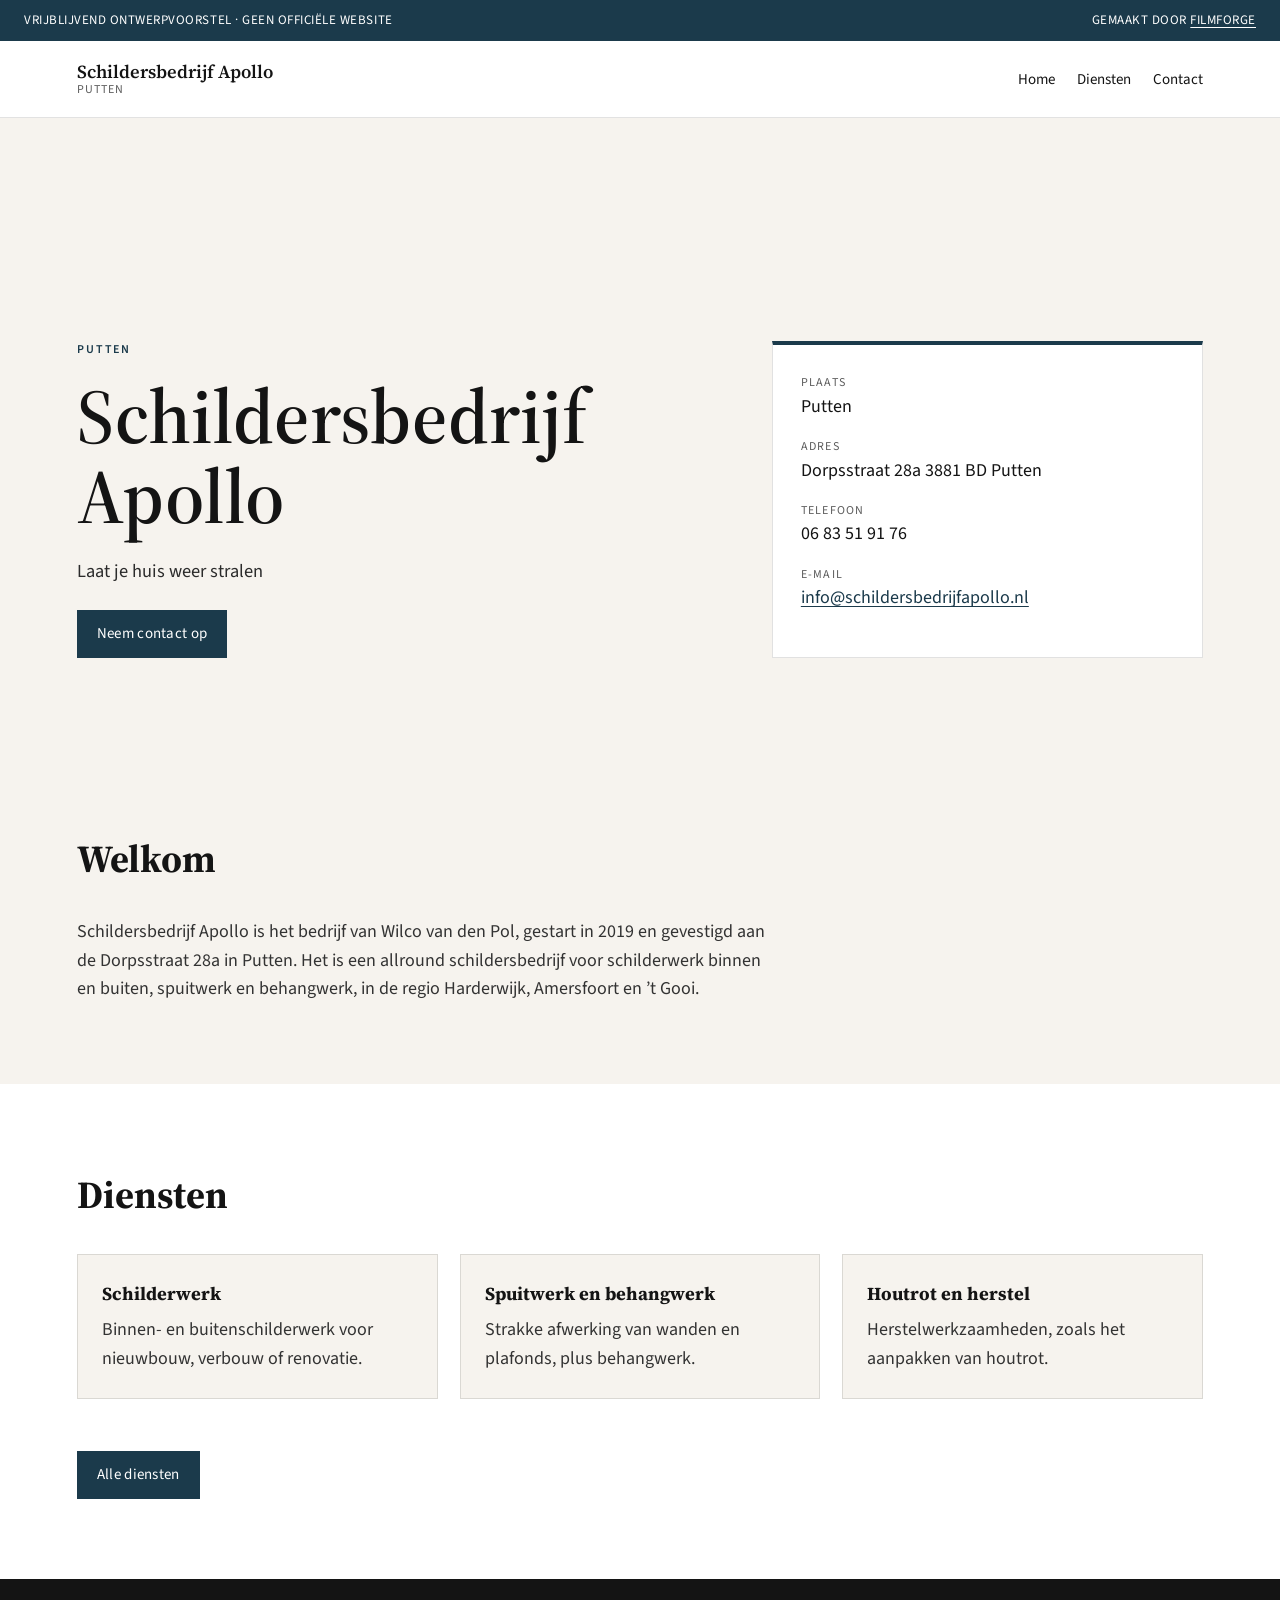
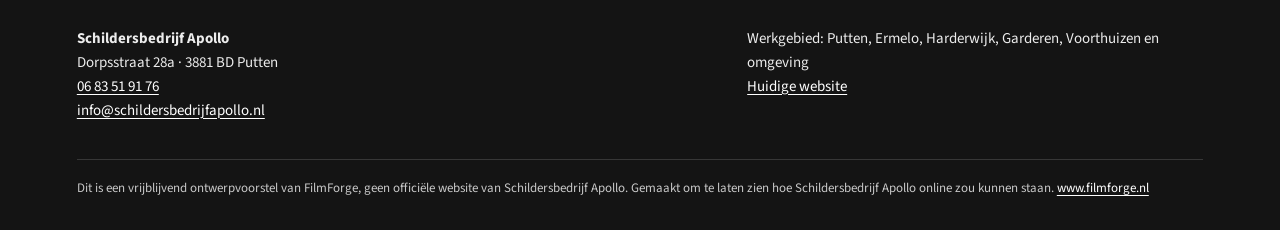
<file: index.html>
<!doctype html>
<html lang="nl">
<head>
<meta charset="utf-8">
<meta name="viewport" content="width=device-width, initial-scale=1">
<meta name="robots" content="noindex, nofollow">
<title>Schildersbedrijf Apollo · Putten</title>
<meta name="description" content="Schildersbedrijf Apollo in Putten — vrijblijvend ontwerpvoorstel van FilmForge.">
<link rel="preconnect" href="https://fonts.googleapis.com">
<link rel="preconnect" href="https://fonts.gstatic.com" crossorigin>
<link href="https://fonts.googleapis.com/css2?family=Source+Sans+3:wght@400;600&family=Source+Serif+4:opsz,wght@8..60,500;8..60,600&display=swap" rel="stylesheet">
<link rel="stylesheet" href="style.css">
</head>
<body>
<div class="ff-banner">
  <span>Vrijblijvend ontwerpvoorstel · geen officiële website</span>
  <span>Gemaakt door <a href="https://www.filmforge.nl" rel="noopener">FilmForge</a></span>
</div>
<header class="nav">
  <a class="brand" href="index.html">Schildersbedrijf Apollo<small>Putten</small></a>
  <nav>
    <ul>
      <li><a href="index.html" aria-current="page">Home</a></li>
      <li><a href="diensten.html">Diensten</a></li>
      <li><a href="contact.html">Contact</a></li>
    </ul>
  </nav>
</header>

<section class="hero">
  <div>
    <p class="eyebrow">Putten</p>
    <h1>Schildersbedrijf Apollo</h1>
    <p class="lede">Laat je huis weer stralen</p>
    <a class="cta" href="contact.html">Neem contact op</a>
  </div>
  
    <aside class="hero-aside">
      <dl>
        <dt>Plaats</dt><dd>Putten</dd>
        <dt>Adres</dt><dd>Dorpsstraat 28a 3881 BD Putten</dd>
        <dt>Telefoon</dt><dd>06 83 51 91 76</dd>
        <dt>E-mail</dt><dd><a href="mailto:info@schildersbedrijfapollo.nl">info@schildersbedrijfapollo.nl</a></dd>
      </dl>
    </aside>
</section>
<section class="section">
  <div class="prose">
    <h2>Welkom</h2>
    <p>Schildersbedrijf Apollo is het bedrijf van Wilco van den Pol, gestart in 2019 en gevestigd aan de Dorpsstraat 28a in Putten. Het is een allround schildersbedrijf voor schilderwerk binnen en buiten, spuitwerk en behangwerk, in de regio Harderwijk, Amersfoort en ’t Gooi.</p>
  </div>
</section>
<section class="section alt">
  <h2>Diensten</h2>
  <div class="grid"><article class="card"><h3>Schilderwerk</h3><p>Binnen- en buitenschilderwerk voor nieuwbouw, verbouw of renovatie.</p></article>
<article class="card"><h3>Spuitwerk en behangwerk</h3><p>Strakke afwerking van wanden en plafonds, plus behangwerk.</p></article>
<article class="card"><h3>Houtrot en herstel</h3><p>Herstelwerkzaamheden, zoals het aanpakken van houtrot.</p></article></div>
  <p style="margin-top:28px"><a class="cta" href="diensten.html">Alle diensten</a></p>
</section>

<footer class="site">
  <div class="footer-grid">
    <div>
      <strong>Schildersbedrijf Apollo</strong>
      <p>Dorpsstraat 28a · 3881 BD Putten</p>
      <p><a href="tel:0683519176">06 83 51 91 76</a></p>
      <p><a href="mailto:info@schildersbedrijfapollo.nl">info@schildersbedrijfapollo.nl</a></p>
    </div>
    <div>
      <p>Werkgebied: Putten, Ermelo, Harderwijk, Garderen, Voorthuizen en omgeving</p>
      <p><a href="https://www.schildersbedrijfapollo.nl/">Huidige website</a></p>
    </div>
  </div>
  <p class="ff-note">Dit is een vrijblijvend ontwerpvoorstel van FilmForge, geen officiële website van Schildersbedrijf Apollo. Gemaakt om te laten zien hoe Schildersbedrijf Apollo online zou kunnen staan. <a href="https://www.filmforge.nl">www.filmforge.nl</a></p>
</footer>
</body>
</html>
</file>
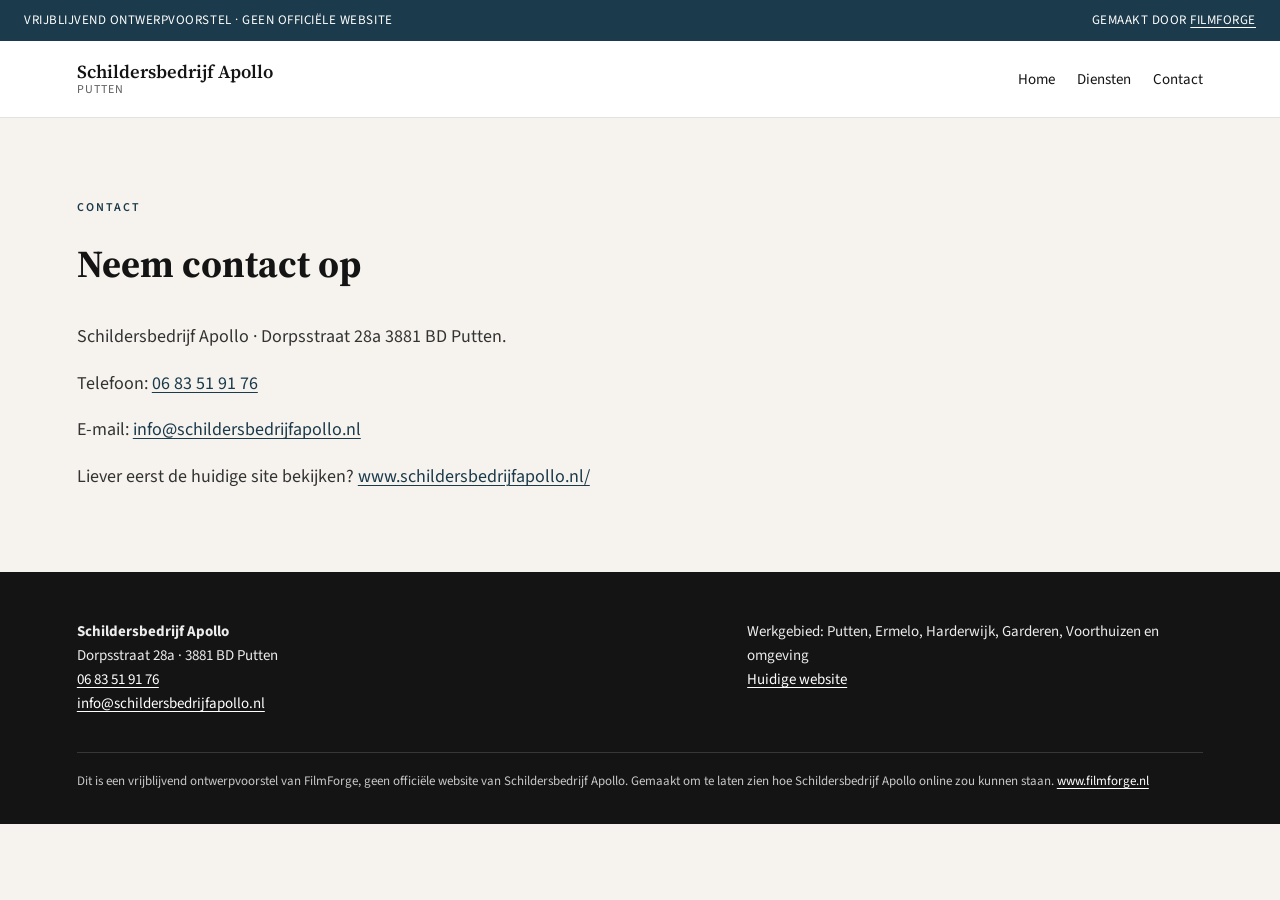
<file: contact.html>
<!doctype html>
<html lang="nl">
<head>
<meta charset="utf-8">
<meta name="viewport" content="width=device-width, initial-scale=1">
<meta name="robots" content="noindex, nofollow">
<title>Contact · Schildersbedrijf Apollo</title>
<meta name="description" content="Schildersbedrijf Apollo in Putten — vrijblijvend ontwerpvoorstel van FilmForge.">
<link rel="preconnect" href="https://fonts.googleapis.com">
<link rel="preconnect" href="https://fonts.gstatic.com" crossorigin>
<link href="https://fonts.googleapis.com/css2?family=Source+Sans+3:wght@400;600&family=Source+Serif+4:opsz,wght@8..60,500;8..60,600&display=swap" rel="stylesheet">
<link rel="stylesheet" href="style.css">
</head>
<body>
<div class="ff-banner">
  <span>Vrijblijvend ontwerpvoorstel · geen officiële website</span>
  <span>Gemaakt door <a href="https://www.filmforge.nl" rel="noopener">FilmForge</a></span>
</div>
<header class="nav">
  <a class="brand" href="index.html">Schildersbedrijf Apollo<small>Putten</small></a>
  <nav>
    <ul>
      <li><a href="index.html">Home</a></li>
      <li><a href="diensten.html">Diensten</a></li>
      <li><a href="contact.html" aria-current="page">Contact</a></li>
    </ul>
  </nav>
</header>

<section class="section">
  <p class="eyebrow">Contact</p>
  <h2>Neem contact op</h2>
  <div class="prose">
    <p>Schildersbedrijf Apollo · Dorpsstraat 28a 3881 BD Putten.</p>
    <p>Telefoon: <a href='tel:0683519176'>06 83 51 91 76</a></p>
    <p>E-mail: <a href="mailto:info@schildersbedrijfapollo.nl">info@schildersbedrijfapollo.nl</a></p>
    
    <p>Liever eerst de huidige site bekijken? <a href="https://www.schildersbedrijfapollo.nl/">www.schildersbedrijfapollo.nl/</a></p>
  </div>
</section>

<footer class="site">
  <div class="footer-grid">
    <div>
      <strong>Schildersbedrijf Apollo</strong>
      <p>Dorpsstraat 28a · 3881 BD Putten</p>
      <p><a href="tel:0683519176">06 83 51 91 76</a></p>
      <p><a href="mailto:info@schildersbedrijfapollo.nl">info@schildersbedrijfapollo.nl</a></p>
    </div>
    <div>
      <p>Werkgebied: Putten, Ermelo, Harderwijk, Garderen, Voorthuizen en omgeving</p>
      <p><a href="https://www.schildersbedrijfapollo.nl/">Huidige website</a></p>
    </div>
  </div>
  <p class="ff-note">Dit is een vrijblijvend ontwerpvoorstel van FilmForge, geen officiële website van Schildersbedrijf Apollo. Gemaakt om te laten zien hoe Schildersbedrijf Apollo online zou kunnen staan. <a href="https://www.filmforge.nl">www.filmforge.nl</a></p>
</footer>
</body>
</html>
</file>
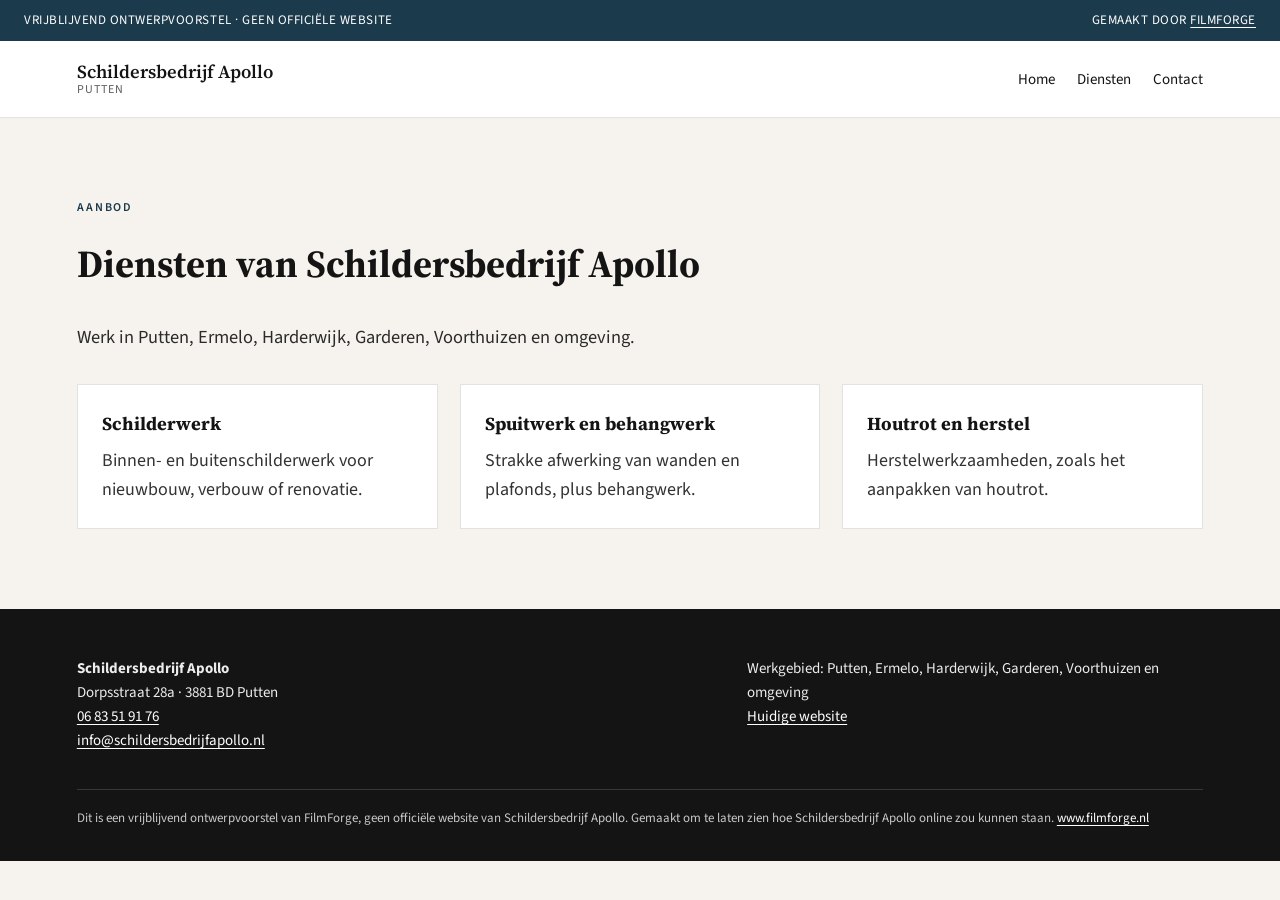
<file: diensten.html>
<!doctype html>
<html lang="nl">
<head>
<meta charset="utf-8">
<meta name="viewport" content="width=device-width, initial-scale=1">
<meta name="robots" content="noindex, nofollow">
<title>Diensten · Schildersbedrijf Apollo</title>
<meta name="description" content="Schildersbedrijf Apollo in Putten — vrijblijvend ontwerpvoorstel van FilmForge.">
<link rel="preconnect" href="https://fonts.googleapis.com">
<link rel="preconnect" href="https://fonts.gstatic.com" crossorigin>
<link href="https://fonts.googleapis.com/css2?family=Source+Sans+3:wght@400;600&family=Source+Serif+4:opsz,wght@8..60,500;8..60,600&display=swap" rel="stylesheet">
<link rel="stylesheet" href="style.css">
</head>
<body>
<div class="ff-banner">
  <span>Vrijblijvend ontwerpvoorstel · geen officiële website</span>
  <span>Gemaakt door <a href="https://www.filmforge.nl" rel="noopener">FilmForge</a></span>
</div>
<header class="nav">
  <a class="brand" href="index.html">Schildersbedrijf Apollo<small>Putten</small></a>
  <nav>
    <ul>
      <li><a href="index.html">Home</a></li>
      <li><a href="diensten.html" aria-current="page">Diensten</a></li>
      <li><a href="contact.html">Contact</a></li>
    </ul>
  </nav>
</header>

<section class="section">
  <p class="eyebrow">Aanbod</p>
  <h2>Diensten van Schildersbedrijf Apollo</h2>
  <p class="lede" style="margin-bottom:32px">Werk in Putten, Ermelo, Harderwijk, Garderen, Voorthuizen en omgeving.</p>
  <div class="grid"><article class="card"><h3>Schilderwerk</h3><p>Binnen- en buitenschilderwerk voor nieuwbouw, verbouw of renovatie.</p></article>
<article class="card"><h3>Spuitwerk en behangwerk</h3><p>Strakke afwerking van wanden en plafonds, plus behangwerk.</p></article>
<article class="card"><h3>Houtrot en herstel</h3><p>Herstelwerkzaamheden, zoals het aanpakken van houtrot.</p></article></div>
</section>

<footer class="site">
  <div class="footer-grid">
    <div>
      <strong>Schildersbedrijf Apollo</strong>
      <p>Dorpsstraat 28a · 3881 BD Putten</p>
      <p><a href="tel:0683519176">06 83 51 91 76</a></p>
      <p><a href="mailto:info@schildersbedrijfapollo.nl">info@schildersbedrijfapollo.nl</a></p>
    </div>
    <div>
      <p>Werkgebied: Putten, Ermelo, Harderwijk, Garderen, Voorthuizen en omgeving</p>
      <p><a href="https://www.schildersbedrijfapollo.nl/">Huidige website</a></p>
    </div>
  </div>
  <p class="ff-note">Dit is een vrijblijvend ontwerpvoorstel van FilmForge, geen officiële website van Schildersbedrijf Apollo. Gemaakt om te laten zien hoe Schildersbedrijf Apollo online zou kunnen staan. <a href="https://www.filmforge.nl">www.filmforge.nl</a></p>
</footer>
</body>
</html>
</file>
<file: style.css>
:root {
  --ink: #141414;
  --muted: #5c5c5c;
  --paper: #f6f3ee;
  --card: #ffffff;
  --accent: #1b3a4b;
  --accent-2: #1b3a4b2;
  --line: rgba(20,20,20,.12);
}
* { box-sizing: border-box; margin: 0; padding: 0; }
html { scroll-behavior: smooth; }
body {
  font-family: "Source Sans 3", "Segoe UI", sans-serif;
  color: var(--ink);
  background: var(--paper);
  line-height: 1.6;
  font-size: 18px;
}
a { color: var(--accent); text-decoration-thickness: 1px; text-underline-offset: 3px; }
img { max-width: 100%; }
.ff-banner {
  background: var(--accent);
  color: #fff;
  font-size: 13px;
  letter-spacing: .04em;
  text-transform: uppercase;
  padding: 10px 24px;
  display: flex;
  justify-content: space-between;
  gap: 16px;
  flex-wrap: wrap;
}
.ff-banner a { color: #fff; }
header.nav {
  display: flex;
  align-items: center;
  justify-content: space-between;
  gap: 24px;
  padding: 20px 6vw;
  border-bottom: 1px solid var(--line);
  background: var(--card);
  position: sticky;
  top: 0;
  z-index: 10;
}
.brand {
  font-family: "Source Serif 4", Georgia, serif;
  font-weight: 600;
  font-size: 1.15rem;
  color: var(--ink);
  text-decoration: none;
  line-height: 1.2;
}
.brand small { display: block; font-family: "Source Sans 3", sans-serif; font-weight: 400; font-size: 12px; letter-spacing: .08em; text-transform: uppercase; color: var(--muted); }
nav ul { display: flex; gap: 22px; list-style: none; flex-wrap: wrap; }
nav a { color: var(--ink); text-decoration: none; font-size: 15px; }
nav a:hover { color: var(--accent); }
.hero {
  padding: 12vh 6vw 10vh;
  display: grid;
  grid-template-columns: 1.2fr .8fr;
  gap: 48px;
  align-items: end;
  background:
    linear-gradient(120deg, rgba(255,255,255,.7), transparent 40%),
    radial-gradient(circle at 90% 10%, var(--accent-2), transparent 42%),
    radial-gradient(circle at 0% 100%, var(--accent), transparent 50%),
    var(--paper);
  min-height: 70vh;
}
.eyebrow { text-transform: uppercase; letter-spacing: .16em; font-size: 12px; color: var(--accent); font-weight: 600; margin-bottom: 16px; }
h1 {
  font-family: "Source Serif 4", Georgia, serif;
  font-size: clamp(2.4rem, 6vw, 5rem);
  line-height: 1.05;
  font-weight: 600;
  margin-bottom: 20px;
}
.lede { font-size: 1.15rem; max-width: 38rem; color: #2b2b2b; }
.hero-aside {
  background: var(--card);
  padding: 28px;
  border: 1px solid var(--line);
  border-top: 4px solid var(--accent);
}
.hero-aside dt { font-size: 12px; text-transform: uppercase; letter-spacing: .1em; color: var(--muted); }
.hero-aside dd { margin: 0 0 16px; }
.section { padding: 80px 6vw; }
.section.alt { background: var(--card); }
.section h2 {
  font-family: "Source Serif 4", Georgia, serif;
  font-size: clamp(1.8rem, 3vw, 2.6rem);
  margin-bottom: 28px;
}
.grid {
  display: grid;
  grid-template-columns: repeat(auto-fit, minmax(240px, 1fr));
  gap: 22px;
}
.card {
  background: var(--card);
  border: 1px solid var(--line);
  padding: 24px;
}
.section.alt .card { background: var(--paper); }
.card h3 { font-size: 1.15rem; margin-bottom: 8px; font-family: "Source Serif 4", Georgia, serif; }
.card p, .prose p { color: #333; }
.prose { max-width: 44rem; }
.prose p + p { margin-top: 1em; }
.cta {
  display: inline-block;
  margin-top: 24px;
  background: var(--accent);
  color: #fff;
  text-decoration: none;
  padding: 12px 20px;
  font-size: 15px;
  letter-spacing: .02em;
}
.cta:hover { filter: brightness(1.08); }
footer.site {
  padding: 48px 6vw 32px;
  background: var(--ink);
  color: #ececec;
  font-size: 15px;
}
footer.site a { color: #fff; }
.footer-grid { display: grid; grid-template-columns: 1.4fr 1fr; gap: 32px; margin-bottom: 36px; }
.ff-note {
  border-top: 1px solid rgba(255,255,255,.15);
  padding-top: 18px;
  font-size: 13px;
  color: #c8c8c8;
}
@media (max-width: 800px) {
  .hero, .footer-grid { grid-template-columns: 1fr; }
  header.nav { flex-direction: column; align-items: flex-start; }
}
</file>
